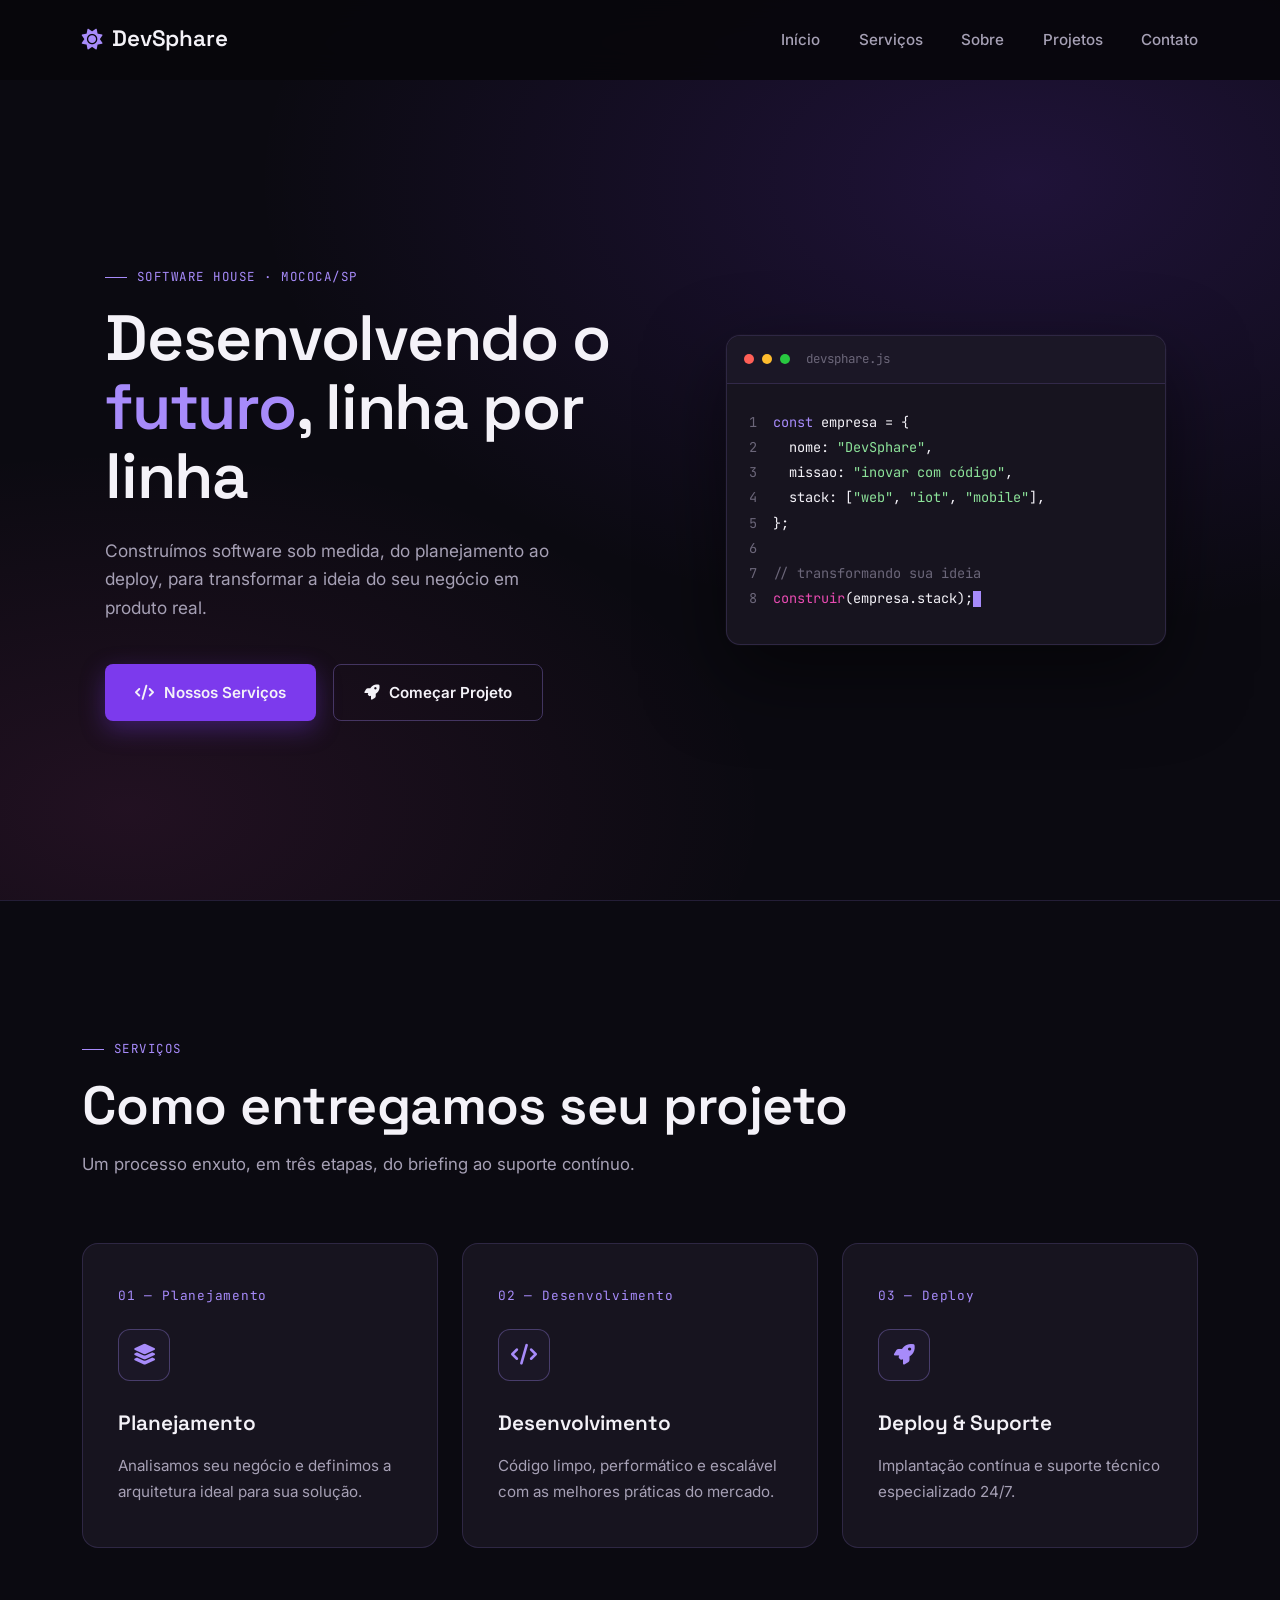
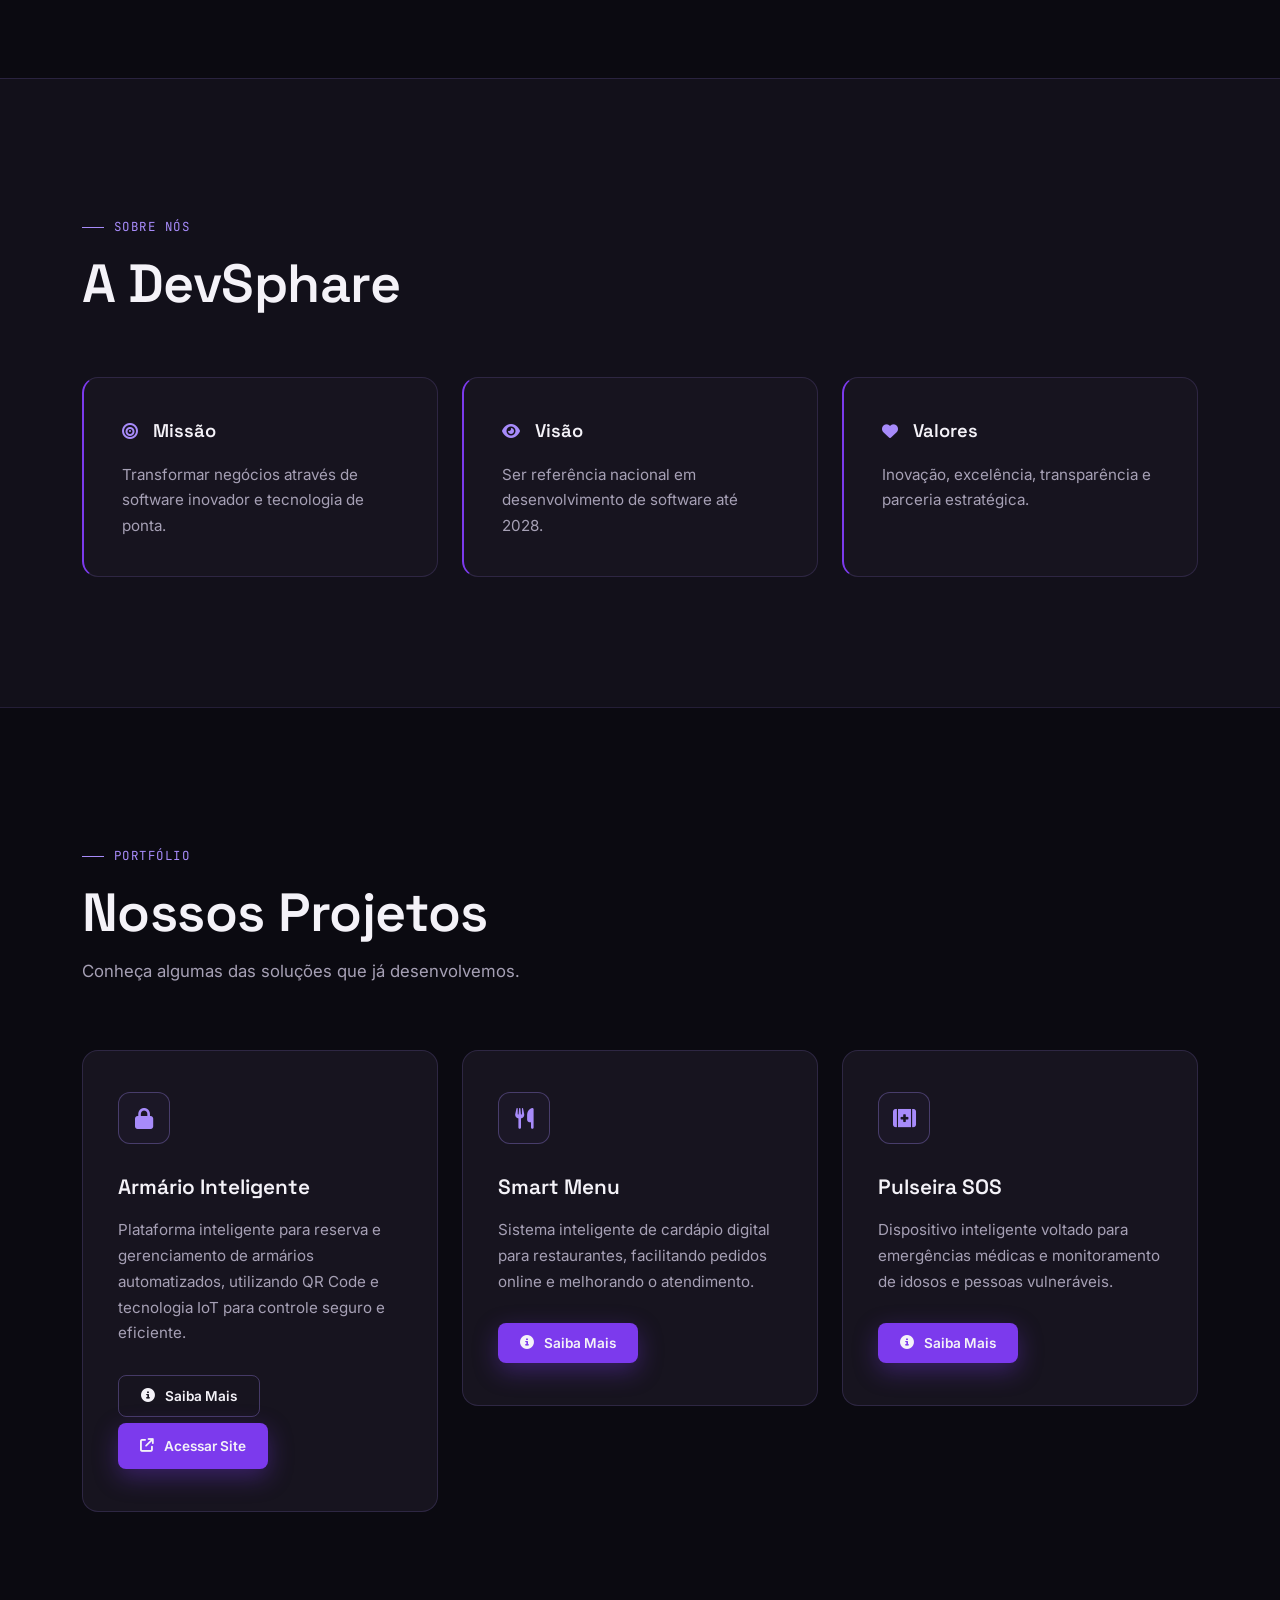
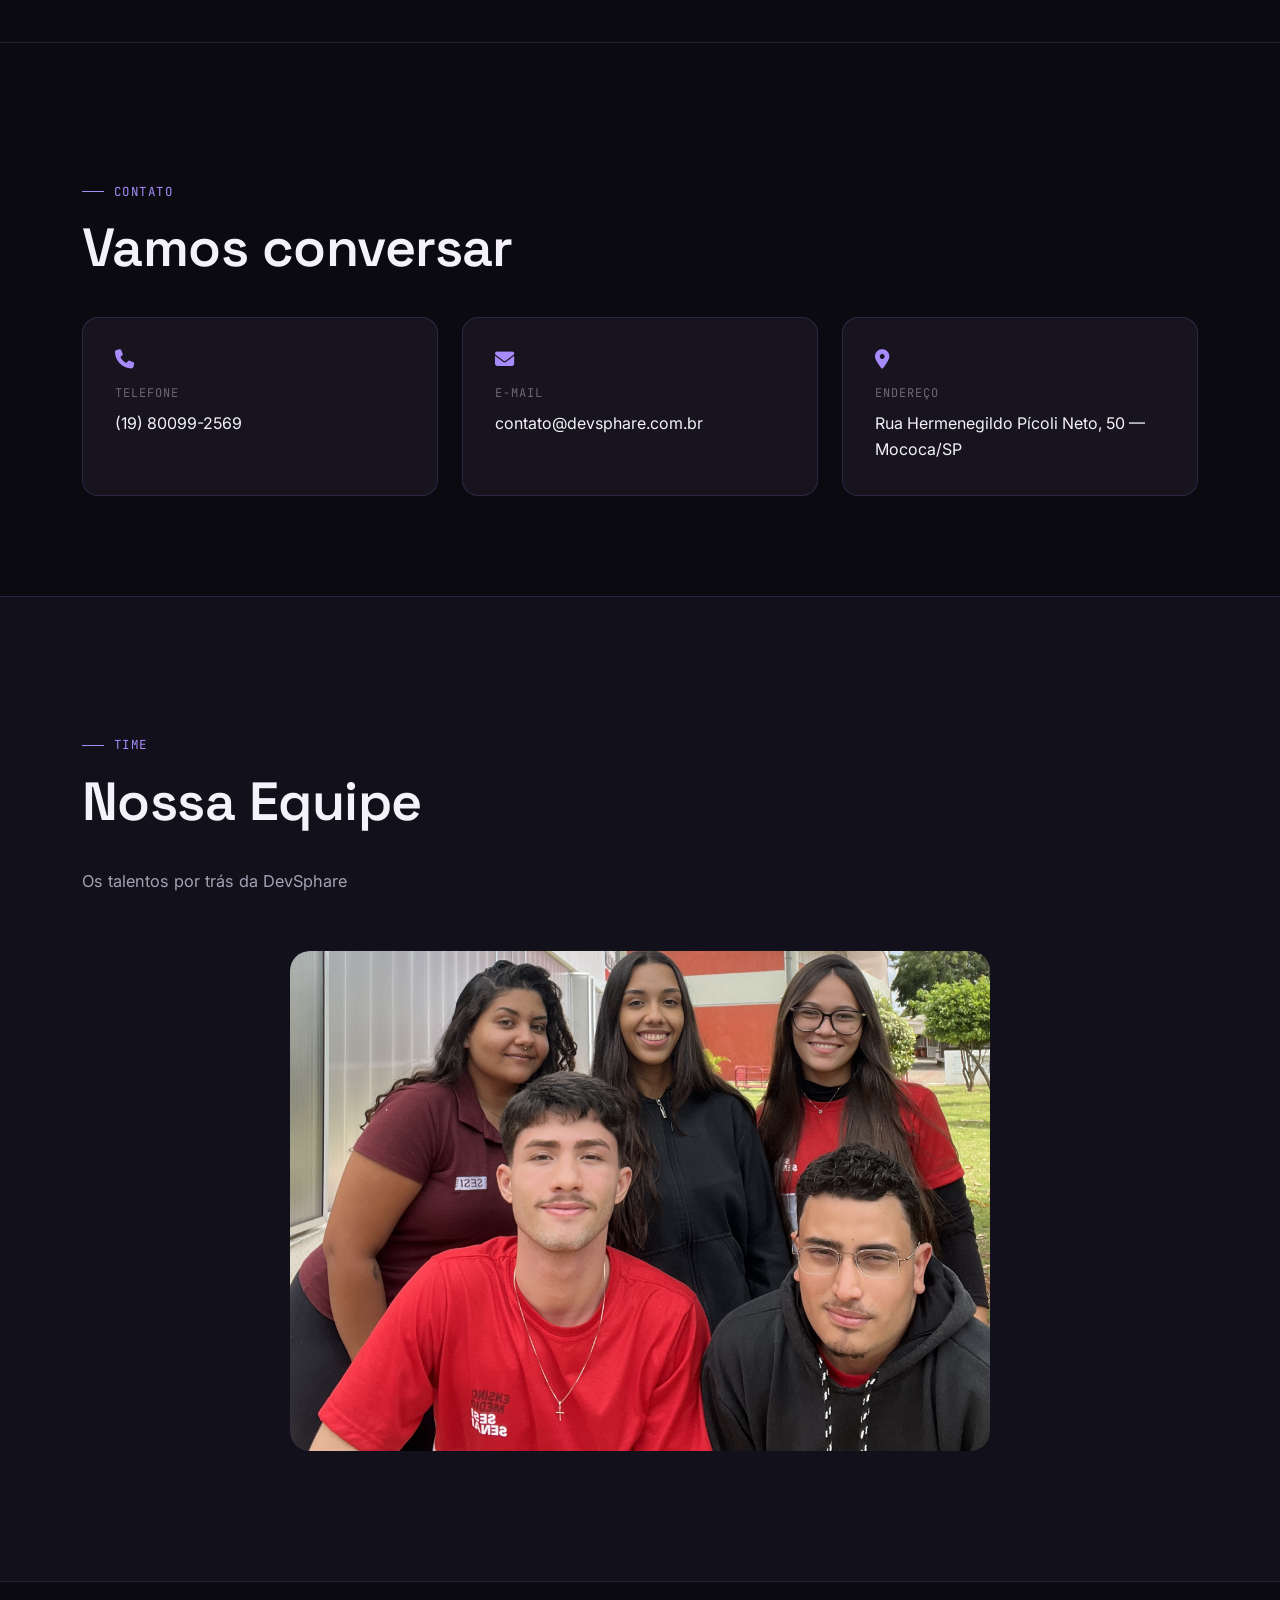
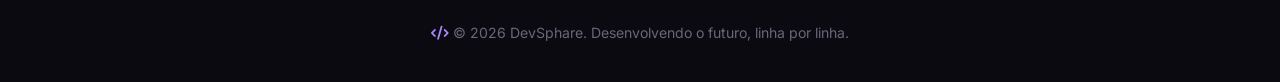
<file: index.html>
<!DOCTYPE html>
<html lang="pt-BR">

<head>
    <meta charset="UTF-8">
    <meta name="description"
        content="DevSphare - Desenvolvimento de software, sistemas web, IoT e soluções tecnológicas personalizadas.">
    <meta property="og:title" content="DevSphare">
    <meta property="og:description" content="Desenvolvendo o futuro, linha por linha">
    <meta property="og:image" content="fotos/icone.png">
    <meta property="og:type" content="website">
    <meta name="viewport" content="width=device-width, initial-scale=1.0">
    <title>DevSphare - Desenvolvendo o futuro linha por linha</title>
    <link rel="stylesheet" href="style.css">
    <link href="https://cdnjs.cloudflare.com/ajax/libs/font-awesome/6.4.0/css/all.min.css" rel="stylesheet">
    <link rel="preconnect" href="https://fonts.googleapis.com">
    <link
        href="https://fonts.googleapis.com/css2?family=Space+Grotesk:wght@500;600;700&family=Inter:wght@400;500;600;700&family=JetBrains+Mono:wght@400;500&display=swap"
        rel="stylesheet">
    <link rel="icon" type="image/png" href="fotos/icone.png">
</head>

<body>
    <!-- Header / Navbar -->
    <header class="header" id="header">
        <nav class="navbar">
            <div class="logo">
                <i class="fa-solid fa-sun"></i>
                <span>DevSphare</span>
            </div>
            <ul class="nav-menu">
                <li><a href="#home" class="nav-link">Início</a></li>
                <li><a href="#como-funciona" class="nav-link">Serviços</a></li>
                <li><a href="#sobre" class="nav-link">Sobre</a></li>
                <li><a href="#projetos" class="nav-link">Projetos</a></li>
                <li><a href="#contato" class="nav-link">Contato</a></li>
            </ul>
            <button class="hamburger" aria-label="Abrir menu">
                <span class="hamburger-line"></span>
                <span class="hamburger-line"></span>
                <span class="hamburger-line"></span>
            </button>
        </nav>
    </header>

    <!-- Seção Hero / Principal -->
    <section id="home" class="hero">
        <div class="container">
            <div class="hero-content">
                <span class="eyebrow">Software house · Mococa/SP</span>
                <h1 class="hero-title">Desenvolvendo o<br><span class="accent-word">futuro</span>, linha por linha</h1>
                <p class="hero-subtitle">
                    Construímos software sob medida, do planejamento ao deploy, para transformar a ideia do seu negócio
                    em produto real.
                </p>
                <div class="hero-buttons">
                    <a href="#como-funciona" class="btn btn-primary">
                        <i class="fas fa-code"></i> Nossos Serviços
                    </a>
                    <a href="#reservar" class="btn btn-secondary">
                        <i class="fas fa-rocket"></i> Começar Projeto
                    </a>
                </div>
            </div>

            <div class="hero-visual">
                <div class="terminal">
                    <div class="terminal-bar">
                        <span class="terminal-dot"></span>
                        <span class="terminal-dot"></span>
                        <span class="terminal-dot"></span>
                        <span class="terminal-title">devsphare.js</span>
                    </div>
                    <div class="terminal-body">
                        <span class="ln-num">1</span><span class="tk-key">const</span> <span
                            class="tk-txt">empresa</span> = {<br>
                        <span class="ln-num">2</span>&nbsp;&nbsp;nome: <span class="tk-str">"DevSphare"</span>,<br>
                        <span class="ln-num">3</span>&nbsp;&nbsp;missao: <span class="tk-str">"inovar com
                            código"</span>,<br>
                        <span class="ln-num">4</span>&nbsp;&nbsp;stack: [<span class="tk-str">"web"</span>, <span
                            class="tk-str">"iot"</span>, <span class="tk-str">"mobile"</span>],<br>
                        <span class="ln-num">5</span>};<br>
                        <span class="ln-num">6</span><br>
                        <span class="ln-num">7</span><span class="tk-com">// transformando sua ideia</span><br>
                        <span class="ln-num">8</span><span class="tk-fn">construir</span>(<span
                            class="tk-txt">empresa</span>.stack);<span class="cursor-blink"></span>
                    </div>
                </div>
            </div>
        </div>
    </section>

    <!-- Serviços (Como Funciona) -->
    <section id="como-funciona" class="features">
        <div class="container">
            <div class="section-head">
                <span class="eyebrow">Serviços</span>
                <h2>Como entregamos seu projeto</h2>
                <p class="lead">Um processo enxuto, em três etapas, do briefing ao suporte contínuo.</p>
            </div>
            <div class="features-grid">
                <div class="feature-card">
                    <span class="feature-step">01 — Planejamento</span>
                    <div class="feature-icon">
                        <i class="fas fa-layer-group"></i>
                    </div>
                    <h3>Planejamento</h3>
                    <p>Analisamos seu negócio e definimos a arquitetura ideal para sua solução.</p>
                </div>
                <div class="feature-card">
                    <span class="feature-step">02 — Desenvolvimento</span>
                    <div class="feature-icon">
                        <i class="fas fa-code"></i>
                    </div>
                    <h3>Desenvolvimento</h3>
                    <p>Código limpo, performático e escalável com as melhores práticas do mercado.</p>
                </div>
                <div class="feature-card">
                    <span class="feature-step">03 — Deploy</span>
                    <div class="feature-icon">
                        <i class="fas fa-rocket"></i>
                    </div>
                    <h3>Deploy & Suporte</h3>
                    <p>Implantação contínua e suporte técnico especializado 24/7.</p>
                </div>
            </div>
        </div>
    </section>

    <!-- Sobre a Empresa -->
    <section id="sobre" class="about">
        <div class="container">
            <div class="section-head">
                <span class="eyebrow">Sobre nós</span>
                <h2>A DevSphare</h2>
            </div>
            <div class="mission-vision">
                <div class="info-box">
                    <h3><i class="fas fa-bullseye"></i> Missão</h3>
                    <p>Transformar negócios através de software inovador e tecnologia de ponta.</p>
                </div>
                <div class="info-box">
                    <h3><i class="fas fa-eye"></i> Visão</h3>
                    <p>Ser referência nacional em desenvolvimento de software até 2028.</p>
                </div>
                <div class="info-box">
                    <h3><i class="fas fa-heart"></i> Valores</h3>
                    <p>Inovação, excelência, transparência e parceria estratégica.</p>
                </div>
            </div>
        </div>
    </section>

    <!-- Nossos Projetos -->
    <section id="projetos" class="projects">
        <div class="container">
            <div class="section-head">
                <span class="eyebrow">Portfólio</span>
                <h2>Nossos Projetos</h2>
                <p class="lead">Conheça algumas das soluções que já desenvolvemos.</p>
            </div>

            <div class="features-grid">

                <!-- Projeto 1 -->
                <div class="feature-card">
                    <div class="feature-icon">
                        <i class="fas fa-lock"></i>
                    </div>

                    <h3>Armário Inteligente</h3>

                    <p>
                        Plataforma inteligente para reserva e gerenciamento de armários automatizados,
                        utilizando QR Code e tecnologia IoT para controle seguro e eficiente.
                    </p>

                    <div style="margin-top: 1.4rem;">
                        <button class="btn btn-secondary toggle-btn" data-target="armario-info">
                            <i class="fas fa-circle-info"></i> Saiba Mais
                        </button>

                        <a href="smartlocker.html" class="btn btn-primary" target="_blank">
                            <i class="fas fa-arrow-up-right-from-square"></i> Acessar Site
                        </a>
                    </div>

                    <div id="armario-info" class="project-details" style="display: none;">
                        <p>
                            O Armário Inteligente é uma solução desenvolvida para automatizar
                            reservas e acessos de armários através de QR Code e integração IoT.
                        </p>

                        <p>
                            O sistema permite gerenciamento em tempo real, controle de ocupação,
                            segurança digital e abertura automática do armário autorizado.
                        </p>

                        <p>
                            Desenvolvido com foco em praticidade, segurança e inovação,
                            o projeto moderniza o gerenciamento de espaços compartilhados.
                        </p>
                    </div>
                </div>

                <!-- Projeto 2 -->
                <div class="feature-card">
                    <div class="feature-icon">
                        <i class="fas fa-utensils"></i>
                    </div>

                    <h3>Smart Menu</h3>

                    <p>
                        Sistema inteligente de cardápio digital para restaurantes,
                        facilitando pedidos online e melhorando o atendimento.
                    </p>

                    <div style="margin-top: 1.4rem;">
                        <button class="btn btn-primary toggle-btn" data-target="smartmenu-info">
                            <i class="fas fa-circle-info"></i> Saiba Mais
                        </button>
                    </div>

                    <div id="smartmenu-info" class="project-details" style="display: none;">
                        <p>
                            O Smart Menu foi criado para transformar a experiência de atendimento
                            em restaurantes, bares e lanchonetes.
                        </p>

                        <p>
                            O sistema utiliza QR Code para acesso rápido ao cardápio digital,
                            permitindo pedidos organizados e mais agilidade no atendimento.
                        </p>

                        <p>
                            A plataforma também auxilia no gerenciamento de pedidos,
                            reduzindo filas e aumentando a eficiência operacional.
                        </p>
                    </div>
                </div>

                <!-- Projeto 3 -->
                <div class="feature-card">
                    <div class="feature-icon">
                        <i class="fas fa-first-aid"></i>
                    </div>

                    <h3>Pulseira SOS</h3>

                    <p>
                        Dispositivo inteligente voltado para emergências médicas
                        e monitoramento de idosos e pessoas vulneráveis.
                    </p>

                    <div style="margin-top: 1.4rem;">
                        <button class="btn btn-primary toggle-btn" data-target="pulseira-info">
                            <i class="fas fa-circle-info"></i> Saiba Mais
                        </button>
                    </div>

                    <div id="pulseira-info" class="project-details" style="display: none;">
                        <p>
                            A Pulseira SOS é uma solução tecnológica criada para oferecer
                            mais segurança em situações de emergência.
                        </p>

                        <p>
                            O dispositivo permite o envio rápido de alertas para familiares,
                            responsáveis ou equipes de apoio através de integração digital.
                        </p>

                        <p>
                            O projeto busca unir acessibilidade, tecnologia e cuidado,
                            proporcionando respostas rápidas em momentos críticos.
                        </p>
                    </div>
                </div>

            </div>
        </div>
    </section>

    <!-- Modal Começar Projeto -->
    <div id="reservar" class="modal">
        <div class="modal-content">
            <span class="close">&times;</span>
            <div class="modal-icon">
                <i class="fas fa-rocket"></i>
            </div>
            <h2>Iniciar Novo Projeto</h2>
            <p>Estamos prontos para transformar sua ideia em realidade. Entre em contato para um orçamento gratuito.</p>
            <div class="features-coming">
                <div class="coming-item">
                    <i class="fas fa-check-circle"></i>
                    <span>Orçamento gratuito em 24h</span>
                </div>
                <div class="coming-item">
                    <i class="fas fa-check-circle"></i>
                    <span>Protótipo funcional em 7 dias</span>
                </div>
                <div class="coming-item">
                    <i class="fas fa-check-circle"></i>
                    <span>Suporte técnico dedicado</span>
                </div>
            </div>
            <a href="https://wa.me/5519999999999" target="_blank" rel="noopener noreferrer"
                class="btn btn-primary modal-btn">Falar com Especialista</a>
        </div>
    </div>

    <!-- Contato -->
    <section id="contato" class="contact">
        <div class="container">
            <div class="section-head" style="margin-bottom: 2.5rem;">
                <span class="eyebrow">Contato</span>
                <h2>Vamos conversar</h2>
            </div>
            <div class="contact-grid">
                <div class="contact-item">
                    <i class="fas fa-phone"></i>
                    <span>Telefone</span>
                    <p>(19) 80099-2569</p>
                </div>
                <div class="contact-item">
                    <i class="fas fa-envelope"></i>
                    <span>E-mail</span>
                    <p>contato@devsphare.com.br</p>
                </div>
                <div class="contact-item">
                    <i class="fas fa-location-dot"></i>
                    <span>Endereço</span>
                    <p>Rua Hermenegildo Pícoli Neto, 50 — Mococa/SP</p>
                </div>
            </div>
        </div>
    </section>

    <!-- Equipe DevSphere -->
    <section class="team">
        <div class="container">
            <div class="section-head" style="margin-bottom: 0;">
                <span class="eyebrow">Time</span>
                <h2>Nossa Equipe</h2>
            </div>
            <br>
            <br>
            <br>
            <p class="team-subtitle">Os talentos por trás da DevSphare</p>

            <div class="foto-grupo">
                <img src="fotos/fotoemgrupo.jpeg" alt="Foto da equipe DevSphare" class="team-photo">
            </div>
        </div>
    </section>

    <!-- Footer -->
    <footer class="footer">
        <div class="container">
            <p><i class="fas fa-code"></i> &copy; 2026 DevSphare. Desenvolvendo o futuro, linha por linha.</p>
        </div>
    </footer>

    <script>
        // Menu mobile responsivo
        const hamburger = document.querySelector('.hamburger');
        const navMenu = document.querySelector('.nav-menu');

        hamburger.addEventListener('click', () => {
            hamburger.classList.toggle('active');
            navMenu.classList.toggle('active');
        });

        // Smooth scroll para links de navegação
        document.querySelectorAll('a[href^="#"]').forEach(anchor => {
            anchor.addEventListener('click', function (e) {
                e.preventDefault();
                const target = document.querySelector(this.getAttribute('href'));
                if (target) {
                    target.scrollIntoView({ behavior: 'smooth', block: 'start' });
                }
                hamburger.classList.remove('active');
                navMenu.classList.remove('active');
            });
        });

        // Modal
        const modal = document.getElementById('reservar');
        const btnReservar = document.querySelector('.btn-secondary');
        const closeModal = document.querySelector('.close');
        const modalBtn = document.querySelector('.modal-btn');

        btnReservar.addEventListener('click', (e) => {
            e.preventDefault();
            modal.style.display = 'flex';
            document.body.style.overflow = 'hidden';
        });

        closeModal.addEventListener('click', () => {
            modal.style.display = 'none';
            document.body.style.overflow = 'auto';
        });

        modalBtn.addEventListener('click', () => {
            modal.style.display = 'none';
            document.body.style.overflow = 'auto';
        });

        window.addEventListener('click', (e) => {
            if (e.target === modal) {
                modal.style.display = 'none';
                document.body.style.overflow = 'auto';
            }
        });

        // Header scroll effect
        const header = document.getElementById('header');
        window.addEventListener('scroll', () => {
            header.classList.toggle('scrolled', window.scrollY > 60);
        });

        // Toggle descrição dos projetos
        const toggleButtons = document.querySelectorAll('.toggle-btn');

        toggleButtons.forEach(button => {
            button.addEventListener('click', () => {
                const targetId = button.getAttribute('data-target');
                const target = document.getElementById(targetId);

                if (target.style.display === 'none') {
                    target.style.display = 'block';
                    target.style.opacity = '0';

                    setTimeout(() => {
                        target.style.transition = 'opacity 0.5s ease';
                        target.style.opacity = '1';
                    }, 50);
                } else {
                    target.style.opacity = '0';

                    setTimeout(() => {
                        target.style.display = 'none';
                    }, 300);
                }
            });
        });

        // Animação dos cards
        const observerOptions = {
            threshold: 0.1,
            rootMargin: '0px 0px -50px 0px'
        };

        const observer = new IntersectionObserver((entries) => {
            entries.forEach(entry => {
                if (entry.isIntersecting) {
                    entry.target.style.opacity = '1';
                    entry.target.style.transform = 'translateY(0)';
                }
            });
        }, observerOptions);

        document.querySelectorAll('.features .feature-card, .info-box').forEach(el => {
            el.style.transition = 'all 0.6s ease';
            observer.observe(el);
        });
    </script>
</body>

</html>
</file>
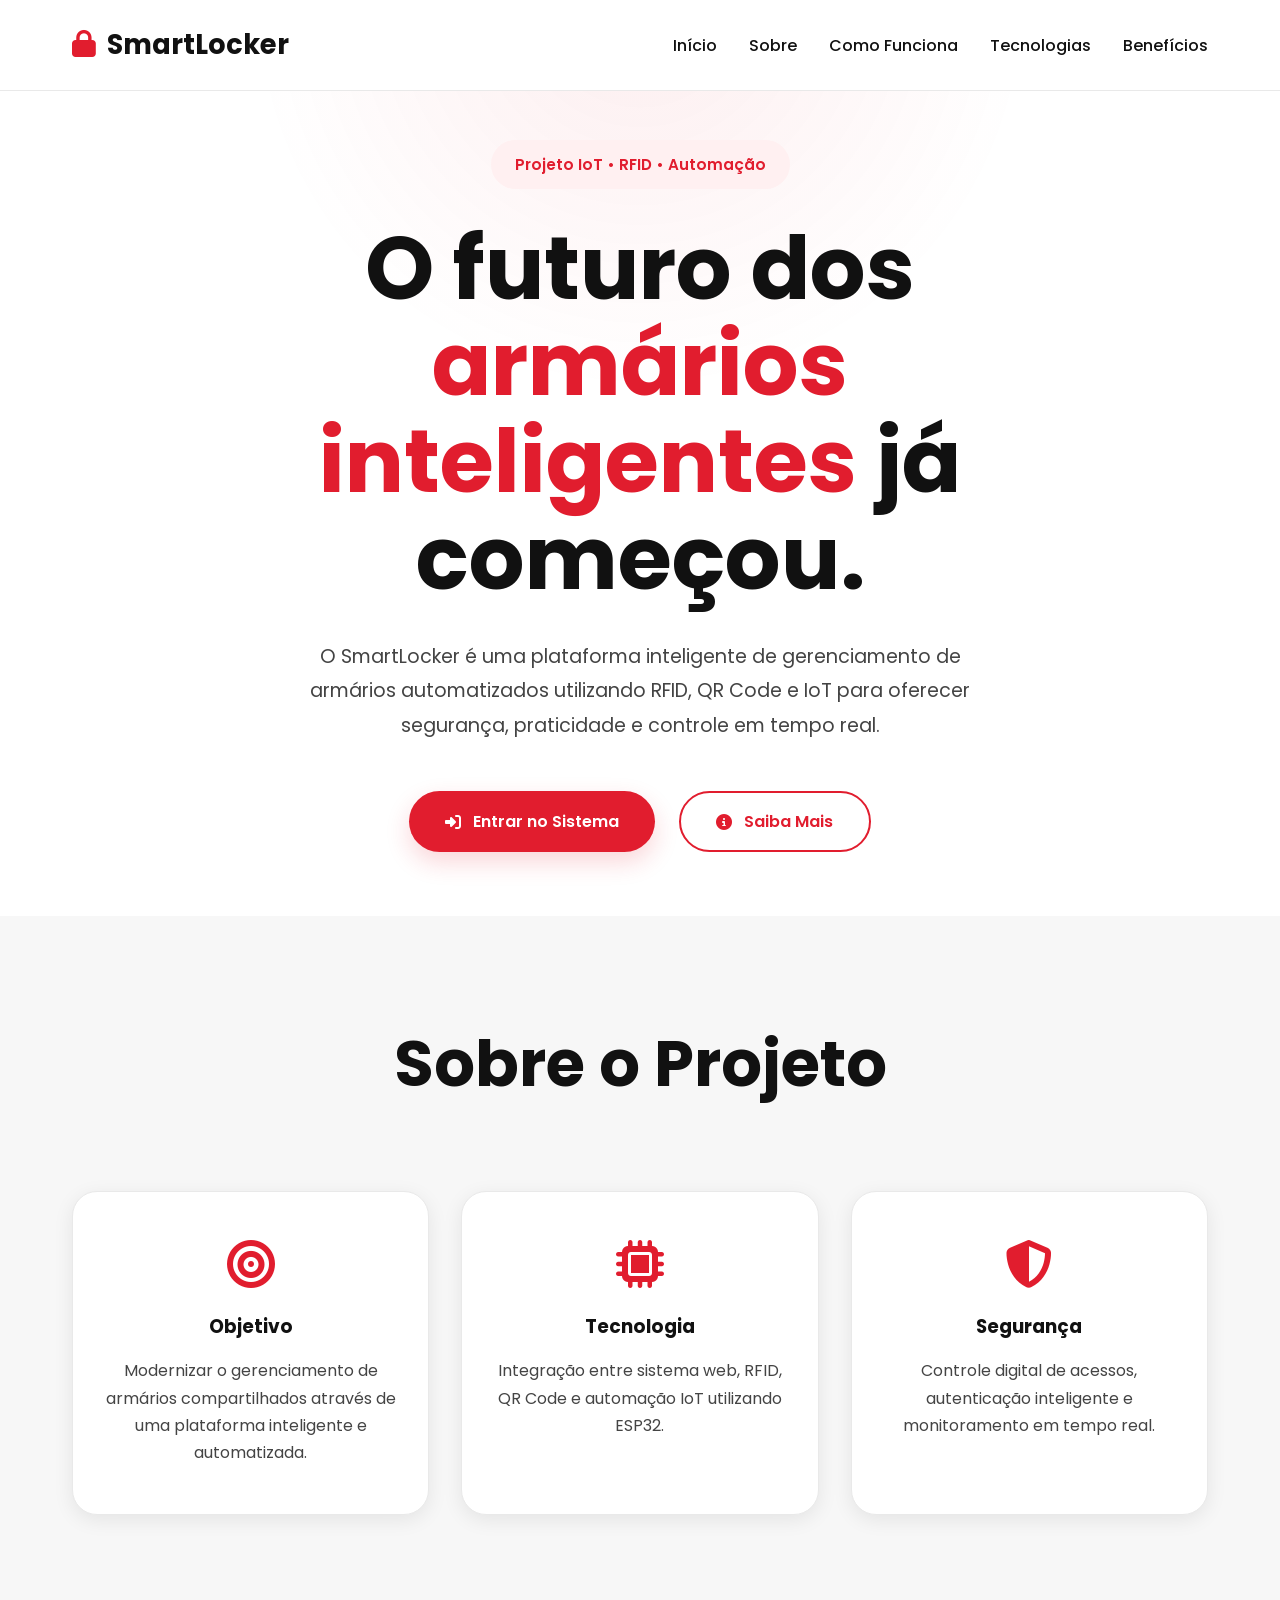
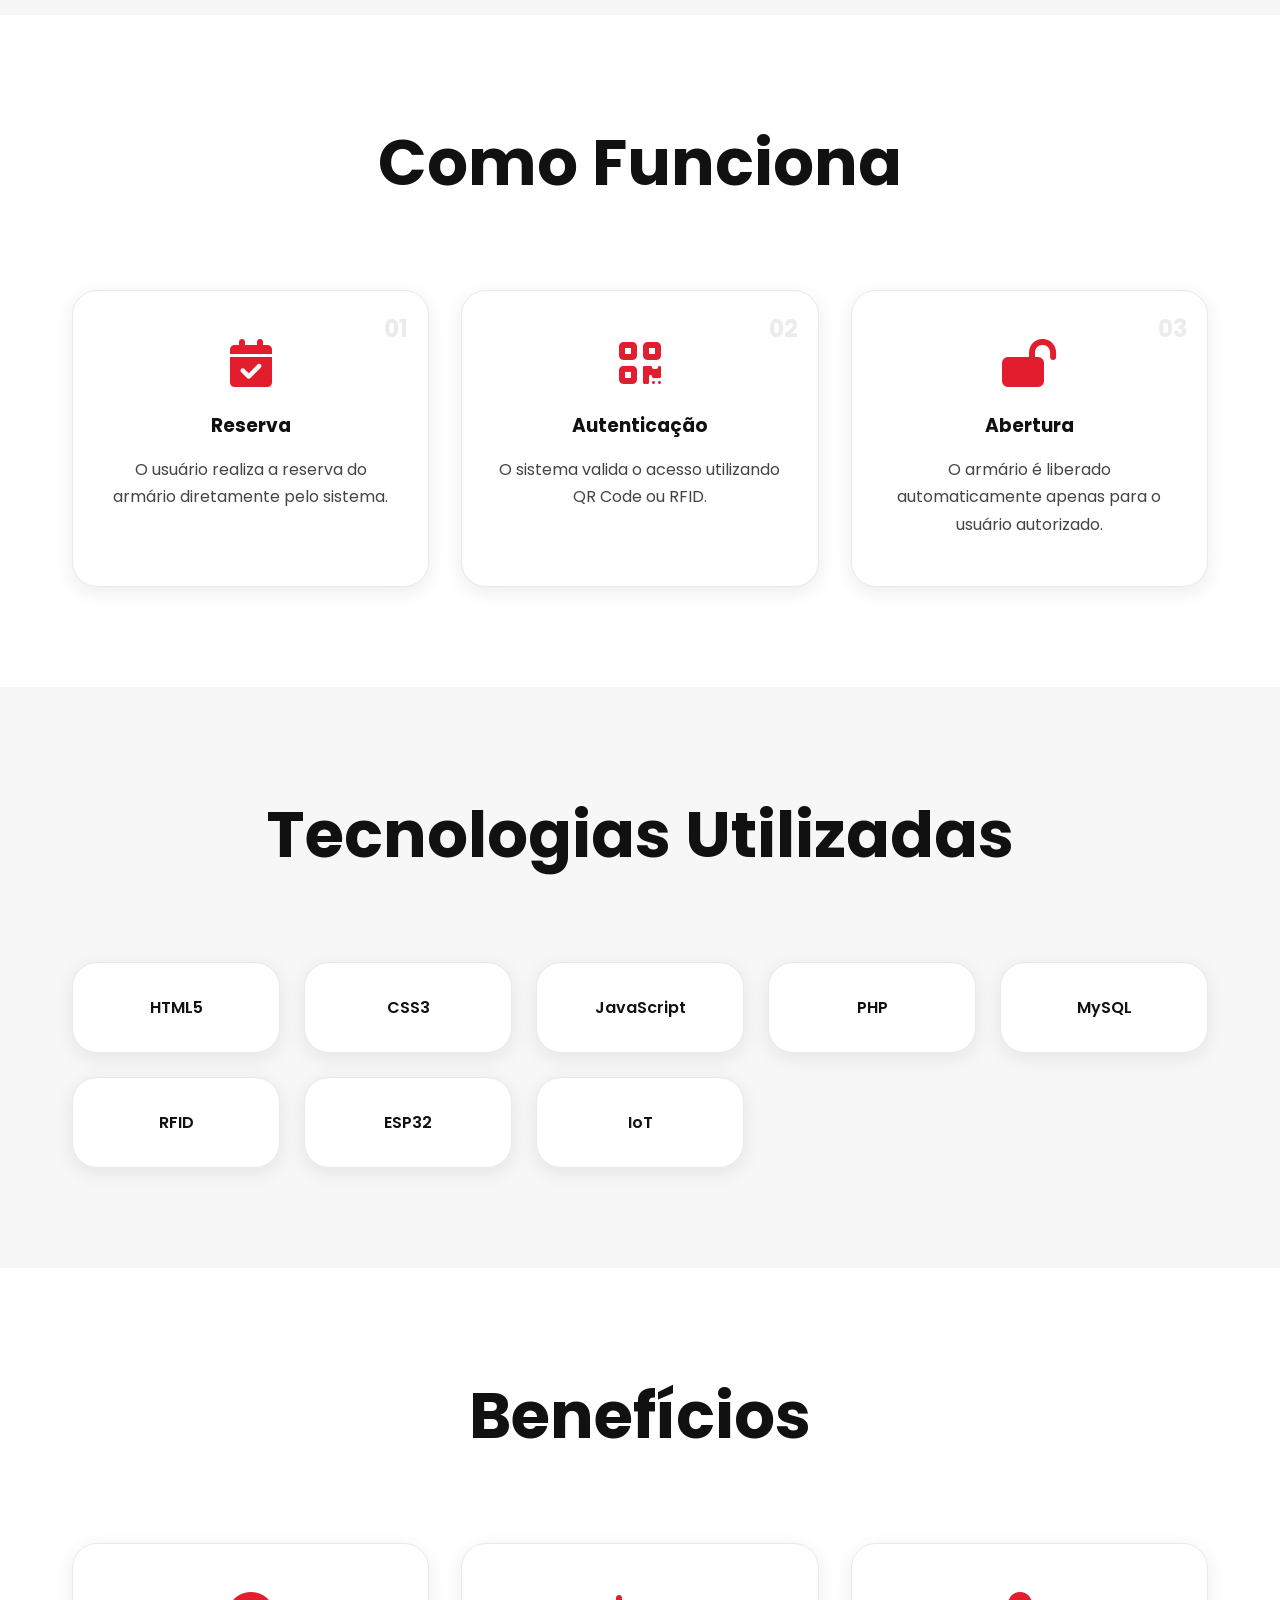
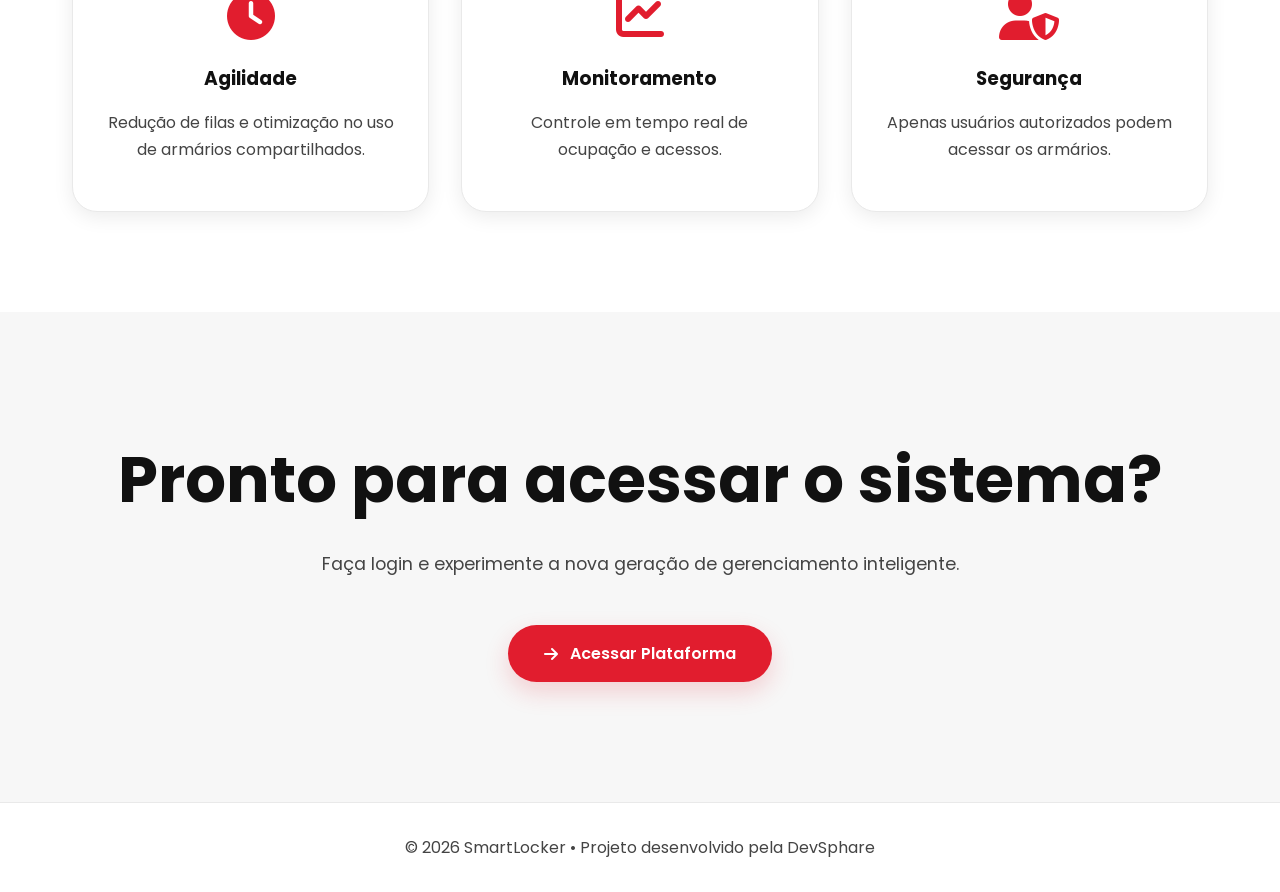
<file: smartlocker.html>
<!DOCTYPE html>
<html lang="pt-BR">

<head>
    <meta charset="UTF-8">
    <meta name="viewport" content="width=device-width, initial-scale=1.0">
    <title>SmartLocker - Armários Inteligentes</title>

    <link rel="stylesheet" href="smartlocker.css">

    <link rel="icon" type="image/svg+xml"
        href="data:image/svg+xml,%3Csvg xmlns='http://www.w3.org/2000/svg' viewBox='0 0 448 512'%3E%3Cpath fill='%23e74c3c' d='M144 144v48H304V144c0-44.2-35.8-80-80-80s-80 35.8-80 80zM80 192V144C80 64.5 144.5 0 224 0s144 64.5 144 144v48h16c35.3 0 64 28.7 64 64V448c0 35.3-28.7 64-64 64H64c-35.3 0-64-28.7-64-64V256c0-35.3 28.7-64 64-64H80z'/%3E%3C/svg%3E">

    <link href="https://fonts.googleapis.com/css2?family=Poppins:wght@300;400;500;600;700&display=swap"
        rel="stylesheet">

    <link href="https://cdnjs.cloudflare.com/ajax/libs/font-awesome/6.4.0/css/all.min.css" rel="stylesheet">
</head>

<body>

    <!-- HEADER -->
    <header class="header">

        <nav class="navbar">

            <div class="logo">
                <i class="fas fa-lock"></i>
                <span>SmartLocker</span>
            </div>

            <ul class="nav-menu">
                <li><a href="#inicio" class="nav-link">Início</a></li>
                <li><a href="#sobre" class="nav-link">Sobre</a></li>
                <li><a href="#funciona" class="nav-link">Como Funciona</a></li>
                <li><a href="#tecnologias" class="nav-link">Tecnologias</a></li>
                <li><a href="#beneficios" class="nav-link">Benefícios</a></li>
            </ul>

        </nav>

    </header>

    <!-- HERO -->
    <section id="inicio" class="hero">

        <div class="hero-content">

            <span class="tag">
                Projeto IoT • RFID • Automação
            </span>

            <h1 class="hero-title">
                O futuro dos <span>armários inteligentes</span> já começou.
            </h1>

            <p class="hero-subtitle">
                O SmartLocker é uma plataforma inteligente de gerenciamento
                de armários automatizados utilizando RFID, QR Code e IoT
                para oferecer segurança, praticidade e controle em tempo real.
            </p>

            <div class="hero-buttons">

                <a href="sistema/login.php" class="btn btn-primary">

                    <i class="fas fa-right-to-bracket"></i>
                    Entrar no Sistema

                </a>

                <a href="#sobre" class="btn btn-secondary">

                    <i class="fas fa-circle-info"></i>
                    Saiba Mais

                </a>

            </div>

        </div>

    </section>

    <!-- SOBRE -->
    <section id="sobre" class="about">

        <div class="container">

            <div class="section-title">
                <h2>Sobre o Projeto</h2>
            </div>

            <div class="about-grid">

                <div class="about-card">

                    <i class="fas fa-bullseye"></i>

                    <h3>Objetivo</h3>

                    <p>
                        Modernizar o gerenciamento de armários compartilhados
                        através de uma plataforma inteligente e automatizada.
                    </p>

                </div>

                <div class="about-card">

                    <i class="fas fa-microchip"></i>

                    <h3>Tecnologia</h3>

                    <p>
                        Integração entre sistema web, RFID,
                        QR Code e automação IoT utilizando ESP32.
                    </p>

                </div>

                <div class="about-card">

                    <i class="fas fa-shield-halved"></i>

                    <h3>Segurança</h3>

                    <p>
                        Controle digital de acessos,
                        autenticação inteligente e monitoramento em tempo real.
                    </p>

                </div>

            </div>

        </div>

    </section>

    <!-- COMO FUNCIONA -->
    <section id="funciona" class="steps">

        <div class="container">

            <div class="section-title">
                <h2>Como Funciona</h2>
            </div>

            <div class="steps-grid">

                <div class="step-card">

                    <div class="step-number">01</div>

                    <i class="fas fa-calendar-check"></i>

                    <h3>Reserva</h3>

                    <p>
                        O usuário realiza a reserva
                        do armário diretamente pelo sistema.
                    </p>

                </div>

                <div class="step-card">

                    <div class="step-number">02</div>

                    <i class="fas fa-qrcode"></i>

                    <h3>Autenticação</h3>

                    <p>
                        O sistema valida o acesso
                        utilizando QR Code ou RFID.
                    </p>

                </div>

                <div class="step-card">

                    <div class="step-number">03</div>

                    <i class="fas fa-lock-open"></i>

                    <h3>Abertura</h3>

                    <p>
                        O armário é liberado automaticamente
                        apenas para o usuário autorizado.
                    </p>

                </div>

            </div>

        </div>

    </section>

    <!-- TECNOLOGIAS -->
    <section id="tecnologias" class="tech">

        <div class="container">

            <div class="section-title">
                <h2>Tecnologias Utilizadas</h2>
            </div>

            <div class="tech-grid">

                <div class="tech-card">HTML5</div>
                <div class="tech-card">CSS3</div>
                <div class="tech-card">JavaScript</div>
                <div class="tech-card">PHP</div>
                <div class="tech-card">MySQL</div>
                <div class="tech-card">RFID</div>
                <div class="tech-card">ESP32</div>
                <div class="tech-card">IoT</div>

            </div>

        </div>

    </section>

    <!-- BENEFÍCIOS -->
    <section id="beneficios" class="benefits">

        <div class="container">

            <div class="section-title">
                <h2>Benefícios</h2>
            </div>

            <div class="benefits-grid">

                <div class="benefit-card">

                    <i class="fas fa-clock"></i>

                    <h3>Agilidade</h3>

                    <p>
                        Redução de filas e otimização
                        no uso de armários compartilhados.
                    </p>

                </div>

                <div class="benefit-card">

                    <i class="fas fa-chart-line"></i>

                    <h3>Monitoramento</h3>

                    <p>
                        Controle em tempo real
                        de ocupação e acessos.
                    </p>

                </div>

                <div class="benefit-card">

                    <i class="fas fa-user-shield"></i>

                    <h3>Segurança</h3>

                    <p>
                        Apenas usuários autorizados
                        podem acessar os armários.
                    </p>

                </div>

            </div>

        </div>

    </section>

    <!-- CTA -->
    <section class="cta">

        <div class="container">

            <h2>Pronto para acessar o sistema?</h2>

            <p>
                Faça login e experimente a nova geração
                de gerenciamento inteligente.
            </p>

            <a href="sistema/login.php" class="btn btn-primary">

                <i class="fas fa-arrow-right"></i>
                Acessar Plataforma

            </a>

        </div>

    </section>

    <!-- FOOTER -->
    <footer class="footer">

        <div class="container">

            <p>
                © 2026 SmartLocker • Projeto desenvolvido pela DevSphare
            </p>

        </div>

    </footer>

</body>

</html>
</file>
<file: style.css>
* {
  margin: 0;
  padding: 0;
  box-sizing: border-box;
}

html {
  scroll-behavior: smooth;
}

:root {
  /* Color tokens */
  --bg: #08070C;
  --bg-soft: #0E0C14;
  --surface: #131019;
  --surface-2: #1B1726;
  --border: rgba(167, 139, 250, 0.16);
  --border-strong: rgba(167, 139, 250, 0.32);

  --violet: #7C3AED;
  --violet-light: #A78BFA;
  --violet-dim: #4C1D95;
  --accent: #E94BB2;

  --text: #F4F2F8;
  --text-dim: #A6A0B5;
  --text-faint: #6B6679;

  --shadow-violet: rgba(124, 58, 237, 0.35);

  /* Type */
  --font-display: 'Space Grotesk', sans-serif;
  --font-body: 'Inter', sans-serif;
  --font-mono: 'JetBrains Mono', monospace;

  --transicao: all 0.35s cubic-bezier(0.16, 1, 0.3, 1);
}

body {
  font-family: var(--font-body);
  background: var(--bg);
  color: var(--text);
  line-height: 1.65;
  overflow-x: hidden;
}

::selection {
  background: var(--violet);
  color: var(--text);
}

.container {
  max-width: 1180px;
  margin: 0 auto;
  padding: 0 2rem;
}

a {
  color: inherit;
}

/* ============ Eyebrow / section labels ============ */
.eyebrow {
  display: inline-flex;
  align-items: center;
  gap: 0.6rem;
  font-family: var(--font-mono);
  font-size: 0.78rem;
  letter-spacing: 0.12em;
  text-transform: uppercase;
  color: var(--violet-light);
  margin-bottom: 1rem;
}

.eyebrow::before {
  content: '';
  width: 22px;
  height: 1px;
  background: var(--violet-light);
}

.section-head {
  margin-bottom: 4rem;
}

.section-head h2 {
  font-family: var(--font-display);
  font-size: clamp(2.2rem, 4.2vw, 3.4rem);
  font-weight: 600;
  letter-spacing: -0.01em;
  color: var(--text);
  line-height: 1.1;
}

.section-head p.lead {
  margin-top: 1rem;
  color: var(--text-dim);
  font-size: 1.05rem;
  max-width: 560px;
}

/* ============ Header ============ */
.header {
  position: fixed;
  top: 0;
  width: 100%;
  z-index: 1000;
  background: rgba(8, 7, 12, 0.7);
  backdrop-filter: blur(16px);
  border-bottom: 1px solid transparent;
  transition: var(--transicao);
}

.header.scrolled {
  background: rgba(8, 7, 12, 0.92);
  border-bottom: 1px solid var(--border);
}

.navbar {
  display: flex;
  justify-content: space-between;
  align-items: center;
  padding: 1.3rem 2rem;
  max-width: 1180px;
  margin: 0 auto;
}

.logo {
  display: flex;
  align-items: center;
  gap: 0.6rem;
  font-family: var(--font-display);
  font-size: 1.4rem;
  font-weight: 600;
  color: var(--text);
  letter-spacing: -0.01em;
}

.logo i {
  color: var(--violet-light);
  font-size: 1.3rem;
}

.nav-menu {
  display: flex;
  list-style: none;
  gap: 2.4rem;
  align-items: center;
}

.nav-link {
  color: var(--text-dim);
  text-decoration: none;
  font-weight: 500;
  font-size: 0.95rem;
  transition: var(--transicao);
  position: relative;
  padding: 0.3rem 0;
}

.nav-link::after {
  content: '';
  position: absolute;
  bottom: -2px;
  left: 0;
  width: 0;
  height: 1px;
  background: var(--violet-light);
  transition: var(--transicao);
}

.nav-link:hover::after {
  width: 100%;
}

.nav-link:hover {
  color: var(--text);
}

.hamburger {
  display: none;
  flex-direction: column;
  cursor: pointer;
  gap: 5px;
  z-index: 1001;
}

.hamburger-line {
  width: 24px;
  height: 2px;
  background: var(--text);
  transition: var(--transicao);
}

.hamburger.active .hamburger-line:nth-child(1) {
  transform: translateY(7px) rotate(45deg);
}

.hamburger.active .hamburger-line:nth-child(2) {
  opacity: 0;
}

.hamburger.active .hamburger-line:nth-child(3) {
  transform: translateY(-7px) rotate(-45deg);
}

/* ============ Hero ============ */
.hero {
  min-height: 100vh;
  display: flex;
  align-items: center;
  padding: 160px 0 80px;
  background:
    radial-gradient(ellipse 60% 50% at 80% 20%, rgba(124, 58, 237, 0.18), transparent),
    radial-gradient(ellipse 50% 40% at 10% 90%, rgba(233, 75, 178, 0.10), transparent),
    var(--bg);
  position: relative;
}

.hero .container {
  display: grid;
  grid-template-columns: 1.1fr 0.9fr;
  gap: 4rem;
  align-items: center;
}

.hero-content {
  max-width: 560px;
}

.hero-title {
  font-family: var(--font-display);
  font-size: clamp(2.6rem, 5vw, 4.2rem);
  font-weight: 600;
  line-height: 1.08;
  letter-spacing: -0.02em;
  margin-bottom: 1.6rem;
  color: var(--text);
}

.hero-title .accent-word {
  color: var(--violet-light);
}

.hero-subtitle {
  font-size: 1.08rem;
  color: var(--text-dim);
  margin-bottom: 2.6rem;
  max-width: 460px;
}

.hero-buttons {
  display: flex;
  gap: 1rem;
  flex-wrap: wrap;
}

.btn {
  padding: 0.95rem 1.9rem;
  border: none;
  border-radius: 8px;
  font-weight: 600;
  font-size: 0.95rem;
  text-decoration: none;
  display: inline-flex;
  align-items: center;
  gap: 0.6rem;
  cursor: pointer;
  transition: var(--transicao);
  font-family: var(--font-body);
}

.btn-primary {
  background: var(--violet);
  color: var(--text);
  box-shadow: 0 8px 24px var(--shadow-violet);
}

.btn-primary:hover {
  background: #8B4CF0;
  transform: translateY(-2px);
  box-shadow: 0 14px 36px var(--shadow-violet);
}

.btn-secondary {
  background: transparent;
  color: var(--text);
  border: 1px solid var(--border-strong);
}

.btn-secondary:hover {
  background: var(--surface-2);
  border-color: var(--violet-light);
  transform: translateY(-2px);
}

.modal-btn {
  width: 100%;
  justify-content: center;
}

/* ----- Hero signature: terminal panel ----- */
.hero-visual {
  display: flex;
  justify-content: center;
}

.terminal {
  width: 100%;
  max-width: 440px;
  background: var(--surface);
  border: 1px solid var(--border);
  border-radius: 14px;
  overflow: hidden;
  box-shadow: 0 30px 80px rgba(0, 0, 0, 0.5), 0 0 0 1px rgba(255, 255, 255, 0.02);
}

.terminal-bar {
  display: flex;
  align-items: center;
  gap: 0.5rem;
  padding: 0.85rem 1.1rem;
  background: var(--surface-2);
  border-bottom: 1px solid var(--border);
}

.terminal-dot {
  width: 10px;
  height: 10px;
  border-radius: 50%;
  background: var(--text-faint);
}

.terminal-dot:nth-child(1) {
  background: #FF5F57;
}

.terminal-dot:nth-child(2) {
  background: #FEBC2E;
}

.terminal-dot:nth-child(3) {
  background: #28C840;
}

.terminal-title {
  margin-left: 0.5rem;
  font-family: var(--font-mono);
  font-size: 0.78rem;
  color: var(--text-faint);
}

.terminal-body {
  padding: 1.6rem 1.4rem;
  font-family: var(--font-mono);
  font-size: 0.85rem;
  line-height: 1.85;
  min-height: 260px;
}

.terminal-body .ln-num {
  color: var(--text-faint);
  margin-right: 1rem;
  user-select: none;
}

.terminal-body .tk-key {
  color: var(--violet-light);
}

.terminal-body .tk-fn {
  color: var(--accent);
}

.terminal-body .tk-str {
  color: #8DE39A;
}

.terminal-body .tk-com {
  color: var(--text-faint);
}

.terminal-body .tk-txt {
  color: var(--text);
}

.cursor-blink {
  display: inline-block;
  width: 8px;
  height: 1rem;
  background: var(--violet-light);
  vertical-align: middle;
  animation: blink 1s steps(1) infinite;
}

@keyframes blink {
  50% {
    opacity: 0;
  }
}

/* ============ Features / Serviços ============ */
.features {
  padding: 130px 0;
  background: var(--bg);
  border-top: 1px solid var(--border);
}

.features-grid {
  display: grid;
  grid-template-columns: repeat(auto-fit, minmax(300px, 1fr));
  gap: 1.5rem;

  align-items: start;
  /* <-- esta linha */
}

.feature-card {
  background: var(--surface);
  padding: 2.6rem 2.2rem;
  border-radius: 16px;
  border: 1px solid var(--border);
  transition: var(--transicao);
  position: relative;
  opacity: 0;
  transform: translateY(24px);
}

.feature-card:hover {
  border-color: var(--border-strong);
  transform: translateY(-6px);
  background: var(--surface-2);
  box-shadow: 0 24px 60px rgba(0, 0, 0, 0.4);
}

.feature-step {
  font-family: var(--font-mono);
  font-size: 0.8rem;
  color: var(--violet-light);
  letter-spacing: 0.06em;
  margin-bottom: 1.4rem;
  display: block;
}

.feature-icon {
  width: 52px;
  height: 52px;
  background: var(--surface-2);
  border: 1px solid var(--border-strong);
  border-radius: 12px;
  display: flex;
  align-items: center;
  justify-content: center;
  margin-bottom: 1.6rem;
  font-size: 1.3rem;
  color: var(--violet-light);
}

.feature-card h3 {
  font-family: var(--font-display);
  font-size: 1.3rem;
  font-weight: 600;
  margin-bottom: 0.8rem;
  color: var(--text);
}

.feature-card p {
  color: var(--text-dim);
  line-height: 1.7;
  font-size: 0.95rem;
}

/* ============ About ============ */
.about {
  padding: 130px 0;
  background: var(--bg-soft);
  border-top: 1px solid var(--border);
}

.mission-vision {
  display: grid;
  grid-template-columns: repeat(auto-fit, minmax(280px, 1fr));
  gap: 1.5rem;
}

.info-box {
  background: var(--surface);
  padding: 2.4rem;
  border-radius: 16px;
  border: 1px solid var(--border);
  border-left: 2px solid var(--violet);
  transition: var(--transicao);
  opacity: 0;
  transform: translateY(24px);
}

.info-box:hover {
  transform: translateX(6px);
  border-color: var(--border-strong);
  border-left-color: var(--violet-light);
}

.info-box h3 {
  display: flex;
  align-items: center;
  gap: 0.9rem;
  margin-bottom: 1rem;
  color: var(--text);
  font-family: var(--font-display);
  font-size: 1.15rem;
  font-weight: 600;
}

.info-box h3 i {
  color: var(--violet-light);
  font-size: 1rem;
}

.info-box p {
  color: var(--text-dim);
  font-size: 0.95rem;
}

/* ============ Projetos ============ */
.projects {
  padding: 130px 0;
  background: var(--bg);
  border-top: 1px solid var(--border);
}

.projects .feature-card {
  opacity: 1;
  transform: none;
}

.project-details {
  border-top: 1px solid var(--border);
  margin-top: 1.4rem;
  padding-top: 1.2rem;
}

.project-details p {
  color: var(--text-dim);
  font-size: 0.9rem;
  margin-bottom: 0.9rem;
}

.projects .feature-card .btn {
  margin-top: 0.4rem;
  margin-right: 0.6rem;
  font-size: 0.85rem;
  padding: 0.75rem 1.4rem;
}

/* ============ Team ============ */
.team {
  padding: 130px 0;
  background: var(--bg-soft);
  border-top: 1px solid var(--border);
}

.team-subtitle {
  color: var(--text-dim);
  font-size: 1.02rem;
  margin-top: -2.6rem;
  margin-bottom: 3.5rem;
}

.team-grid {
  display: grid;
  grid-template-columns: repeat(auto-fit, minmax(200px, 1fr));
  gap: 1.4rem;
}

.team-member {
  background: var(--surface);
  padding: 2rem 1.4rem;
  border-radius: 16px;
  text-align: center;
  border: 1px solid var(--border);
  transition: var(--transicao);
}

.team-member:hover {
  transform: translateY(-8px);
  border-color: var(--border-strong);
  background: var(--surface-2);
}

.team-member h3 {
  font-family: var(--font-display);
  font-size: 1.05rem;
  font-weight: 600;
  margin-bottom: 0.3rem;
  color: var(--text);
}

.role {
  color: var(--violet-light);
  font-weight: 500;
  font-size: 0.85rem;
  font-family: var(--font-mono);
}

/* ============ Contact ============ */
.contact {
  padding: 130px 0 100px;
  background: var(--bg);
  border-top: 1px solid var(--border);
}

.contact-grid {
  display: grid;
  grid-template-columns: repeat(auto-fit, minmax(240px, 1fr));
  gap: 1.5rem;
  margin-top: 1rem;
}

.contact-item {
  background: var(--surface);
  border: 1px solid var(--border);
  border-radius: 16px;
  padding: 2rem;
}

.contact-item i {
  color: var(--violet-light);
  font-size: 1.2rem;
  margin-bottom: 0.9rem;
  display: block;
}

.contact-item span {
  display: block;
  font-family: var(--font-mono);
  font-size: 0.75rem;
  color: var(--text-faint);
  text-transform: uppercase;
  letter-spacing: 0.08em;
  margin-bottom: 0.4rem;
}

.contact-item p {
  color: var(--text);
  font-size: 1rem;
}

/* ============ Modal ============ */
.modal {
  display: none;
  position: fixed;
  z-index: 2000;
  left: 0;
  top: 0;
  width: 100%;
  height: 100%;
  background: rgba(8, 7, 12, 0.92);
  backdrop-filter: blur(14px);
  align-items: center;
  justify-content: center;
  animation: fadeIn 0.3s ease;
}

.modal-content {
  background: var(--surface);
  padding: 3.2rem;
  border-radius: 20px;
  max-width: 480px;
  width: 90%;
  text-align: left;
  position: relative;
  border: 1px solid var(--border-strong);
  box-shadow: 0 40px 100px rgba(0, 0, 0, 0.6);
}

.modal-icon {
  width: 56px;
  height: 56px;
  background: var(--surface-2);
  border: 1px solid var(--border-strong);
  border-radius: 12px;
  display: flex;
  align-items: center;
  justify-content: center;
  margin-bottom: 1.6rem;
  font-size: 1.4rem;
  color: var(--violet-light);
}

.close {
  position: absolute;
  right: 1.6rem;
  top: 1.6rem;
  font-size: 1.8rem;
  color: var(--text-faint);
  cursor: pointer;
  transition: var(--transicao);
  line-height: 1;
}

.close:hover {
  color: var(--text);
  transform: rotate(90deg);
}

.modal h2 {
  margin-bottom: 1rem;
  color: var(--text);
  font-family: var(--font-display);
  font-size: 1.6rem;
  font-weight: 600;
}

.modal>p {
  color: var(--text-dim);
  font-size: 0.95rem;
}

.features-coming {
  margin: 2rem 0;
}

.coming-item {
  display: flex;
  align-items: center;
  gap: 0.9rem;
  margin-bottom: 1rem;
  color: var(--text-dim);
  font-size: 0.92rem;
}

.coming-item i {
  color: var(--violet-light);
  font-size: 1rem;
}

@keyframes fadeIn {
  from {
    opacity: 0;
  }

  to {
    opacity: 1;
  }
}

/* ============ Footer ============ */
.footer {
  background: var(--bg);
  color: var(--text-faint);
  text-align: center;
  padding: 2.4rem 0;
  border-top: 1px solid var(--border);
  font-size: 0.88rem;
}

.footer i {
  color: var(--violet-light);
}

/* ============================= */
/* Responsive */
/* ============================= */
@media (max-width: 960px) {
  .hero .container {
    grid-template-columns: 1fr;
  }

  .hero-visual {
    order: -1;
  }

  .hero-content {
    max-width: 100%;
  }
}

@media (max-width: 768px) {
  .nav-menu {
    display: none;
    flex-direction: column;
    position: fixed;
    top: 0;
    right: 0;
    height: 100vh;
    width: 70%;
    max-width: 300px;
    background: var(--surface);
    border-left: 1px solid var(--border);
    padding: 6rem 2rem 2rem;
    gap: 1.8rem;
    align-items: flex-start;
  }

  .nav-menu.active {
    display: flex;
  }

  .hamburger {
    display: flex;
  }

  .hero {
    padding: 130px 0 60px;
  }

  .hero-buttons {
    flex-direction: column;
    align-items: stretch;
  }

  .section-head {
    margin-bottom: 2.6rem;
  }

  .features,
  .about,
  .projects,
  .team,
  .contact {
    padding: 80px 0;
  }
}

@media (min-width: 1200px) {
  .container {
    max-width: 1180px;
    margin: auto;
  }
}

/* ===== Correções adicionadas pelo ChatGPT ===== */

/* Exibe cards mesmo sem JS de animação */
.feature-card,
.info-box {
  opacity: 1;
  transform: translateY(0);
}

/* Menu mobile com animação */
@media (max-width: 768px) {
  .nav-menu {
    display: flex;
    transform: translateX(100%);
    transition: transform .3s ease;
  }

  .nav-menu.active {
    transform: translateX(0);
  }
}

/* Compatibilidade do header */
.header {
  background: rgba(8, 7, 12, .95);
}

/* Melhora performance dos botões */
.btn {
  will-change: transform;
}

/* Garante fotos quadradas */

.foto-grupo {
    width: 100%;
    display: flex;
    justify-content: center;
}

.team-photo {
    border-radius: 20px;
    width: 100%;
    max-width: 700px;
    height: 500px;
    object-fit: cover;
    display: block;
}


/* Gap responsivo */
.hero .container {
  gap: clamp(2rem, 4vw, 4rem);
}

/* Scrollbar personalizada */
::-webkit-scrollbar {
  width: 10px;
}

::-webkit-scrollbar-track {
  background: var(--bg);
}

::-webkit-scrollbar-thumb {
  background: var(--violet-dim);
  border-radius: 20px;
}

::-webkit-scrollbar-thumb:hover {
  background: var(--violet);
}

/* Acessibilidade */
.nav-link:focus,
.btn:focus {
  outline: 2px solid var(--violet-light);
  outline-offset: 4px;
}

/* Celulares pequenos */
@media (max-width: 480px) {

  .container {
    padding: 0 1rem;
  }

  .hero-title {
    font-size: 2rem;
  }

  .modal-content {
    padding: 2rem;
  }

  .feature-card,
  .info-box,
  .contact-item {
    padding: 1.5rem;
  }
}

/* Paleta levemente refinada */
:root {
  --bg: #0B0A11;
  --bg-soft: #12101A;
  --surface: #17141F;
}
</file>
<file: smartlocker.css>
*{
    margin:0;
    padding:0;
    box-sizing:border-box;
}

html{
    scroll-behavior:smooth;
}

:root{

    --vermelho:#e11d2e;
    --vermelho-hover:#c51626;

    --branco:#ffffff;
    --cinza-claro:#f7f7f7;
    --cinza:#e9e9e9;

    --preto:#111111;
    --texto:#444444;

    --sombra:rgba(0,0,0,0.08);

    --transition:all .3s ease;

}

body{
    font-family:'Poppins',sans-serif;
    background:var(--branco);
    color:var(--preto);
    overflow-x:hidden;
}

/* CONTAINER */

.container{
    width:100%;
    max-width:1200px;
    margin:auto;
    padding:0 2rem;
}

/* HEADER */

.header{
    position:fixed;
    top:0;
    width:100%;
    z-index:1000;
    background:rgba(255,255,255,.96);
    border-bottom:1px solid var(--cinza);
    backdrop-filter:blur(10px);
}

.navbar{
    max-width:1200px;
    margin:auto;
    display:flex;
    justify-content:space-between;
    align-items:center;
    padding:1.5rem 2rem;
}

.logo{
    display:flex;
    align-items:center;
    gap:.7rem;
    font-size:1.7rem;
    font-weight:700;
    color:var(--preto);
}

.logo i{
    color:var(--vermelho);
}

.nav-menu{
    display:flex;
    gap:2rem;
    list-style:none;
}

.nav-link{
    text-decoration:none;
    color:var(--preto);
    font-weight:500;
    transition:var(--transition);
}

.nav-link:hover{
    color:var(--vermelho);
}

/* HERO */

.hero{
    min-height:100vh;
    display:flex;
    justify-content:center;
    align-items:center;
    text-align:center;
    padding:140px 2rem 4rem;

    background:
    radial-gradient(circle at top,
    rgba(225,29,46,.08),
    transparent 35%),
    var(--branco);
}

.hero-content{
    max-width:900px;
}

.tag{
    display:inline-block;
    padding:.8rem 1.5rem;
    border-radius:50px;
    background:#fff0f1;
    color:var(--vermelho);
    font-size:.95rem;
    font-weight:600;
    margin-bottom:2rem;
}

.hero-title{
    font-size:clamp(3rem,7vw,5.5rem);
    line-height:1.1;
    margin-bottom:2rem;
    color:var(--preto);
}

.hero-title span{
    color:var(--vermelho);
}

.hero-subtitle{
    font-size:1.2rem;
    color:var(--texto);
    line-height:1.8;
    max-width:700px;
    margin:auto;
    margin-bottom:3rem;
}

.hero-buttons{
    display:flex;
    justify-content:center;
    gap:1.5rem;
    flex-wrap:wrap;
}

/* BUTTONS */

.btn{
    padding:1rem 2.2rem;
    border-radius:50px;
    text-decoration:none;
    font-weight:600;
    display:inline-flex;
    align-items:center;
    gap:.8rem;
    transition:var(--transition);
}

.btn-primary{
    background:var(--vermelho);
    color:white;
    box-shadow:0 10px 25px rgba(225,29,46,.18);
}

.btn-primary:hover{
    background:var(--vermelho-hover);
    transform:translateY(-3px);
}

.btn-secondary{
    border:2px solid var(--vermelho);
    color:var(--vermelho);
    background:white;
}

.btn-secondary:hover{
    background:var(--vermelho);
    color:white;
}

/* SECTIONS */

.about,
.tech,
.cta{
    background:var(--cinza-claro);
}

.steps,
.benefits{
    background:var(--branco);
}

.about,
.steps,
.tech,
.benefits{
    padding:100px 0;
}

/* TITLES */

.section-title{
    text-align:center;
    margin-bottom:5rem;
}

.section-title h2{
    font-size:clamp(2.5rem,5vw,4rem);
    color:var(--preto);
}

/* GRIDS */

.about-grid,
.steps-grid,
.benefits-grid{
    display:grid;
    grid-template-columns:repeat(auto-fit,minmax(280px,1fr));
    gap:2rem;
}

.tech-grid{
    display:grid;
    grid-template-columns:repeat(auto-fit,minmax(180px,1fr));
    gap:1.5rem;
}

/* CARDS */

.about-card,
.step-card,
.benefit-card,
.tech-card{

    background:white;
    border:1px solid var(--cinza);
    border-radius:25px;

    box-shadow:0 5px 20px var(--sombra);

    transition:var(--transition);
}

.about-card,
.step-card,
.benefit-card{
    padding:3rem 2rem;
    text-align:center;
}

.tech-card{
    padding:2rem;
    text-align:center;
    font-weight:600;
}

/* CARD HOVER */

.about-card:hover,
.step-card:hover,
.benefit-card:hover,
.tech-card:hover{

    transform:translateY(-8px);

    box-shadow:
    0 15px 40px rgba(225,29,46,.12);

}

/* ICONS */

.about-card i,
.step-card i,
.benefit-card i{

    font-size:3rem;
    color:var(--vermelho);
    margin-bottom:1.5rem;

}

/* TEXT */

.about-card p,
.step-card p,
.benefit-card p{
    color:var(--texto);
    line-height:1.7;
}

.about-card h3,
.step-card h3,
.benefit-card h3{
    margin-bottom:1rem;
}

/* STEP */

.step-card{
    position:relative;
}

.step-number{
    position:absolute;
    top:20px;
    right:20px;
    font-size:1.5rem;
    font-weight:700;
    color:rgba(0,0,0,.08);
}

/* TECH */

.tech-card:hover{
    background:var(--vermelho);
    color:white;
}

/* CTA */

.cta{
    padding:120px 0;
    text-align:center;
}

.cta h2{
    font-size:clamp(2.5rem,5vw,4rem);
    margin-bottom:1.5rem;
}

.cta p{
    font-size:1.1rem;
    color:var(--texto);
    margin-bottom:3rem;
}

/* FOOTER */

.footer{
    background:white;
    border-top:1px solid var(--cinza);
    padding:2rem;
    text-align:center;
    color:var(--texto);
}

/* RESPONSIVO */

/* ========================= */
/* 📱 CELULAR (até 768px) */
/* ========================= */
@media (max-width: 768px) {
  body {
    font-size: 14px;
  }

  nav h2 {
    font-size: 1.2rem;
  }

  #menu {
    display: none;
    flex-direction: column;
    position: absolute;
    top: 100%;
    left: 0;
    width: 100%;
    background: #fff;
    padding: 1rem 0;
    box-shadow: 0 4px 10px rgba(0, 0, 0, 0.1);
    text-align: center;
    gap: 0;
  }

  #menu.ativo {
    display: flex;
  }

  #menu li {
    padding: 1rem 0;
    border-bottom: 1px solid #eee;
  }

  .menu-mobile {
    display: block;
  }

  .banner h1 {
    font-size: 2.2rem;
  }

  .banner p {
    font-size: 1rem;
  }

  .container {
    flex-direction: column;
  }

  .cardapio {
    grid-template-columns: 1fr;
  }

  /* img {
    width: 10%;
    height: auto;
  } */
}

/* ========================= */
/* 📲 TABLET (até 1024px) */
/* ========================= */
@media (max-width: 1024px) {
  .banner h1 {
    font-size: 2.8rem;
  }

  .cardapio {
    grid-template-columns: repeat(2, 1fr);
  }

  .card {
    width: 100%;
  }
}

/* ========================= */
/* 💻 TELAS GRANDES */
/* ========================= */
@media (min-width: 1200px) {
  .container {
    max-width: 1200px;
    margin: auto;
  }
}
</file>
